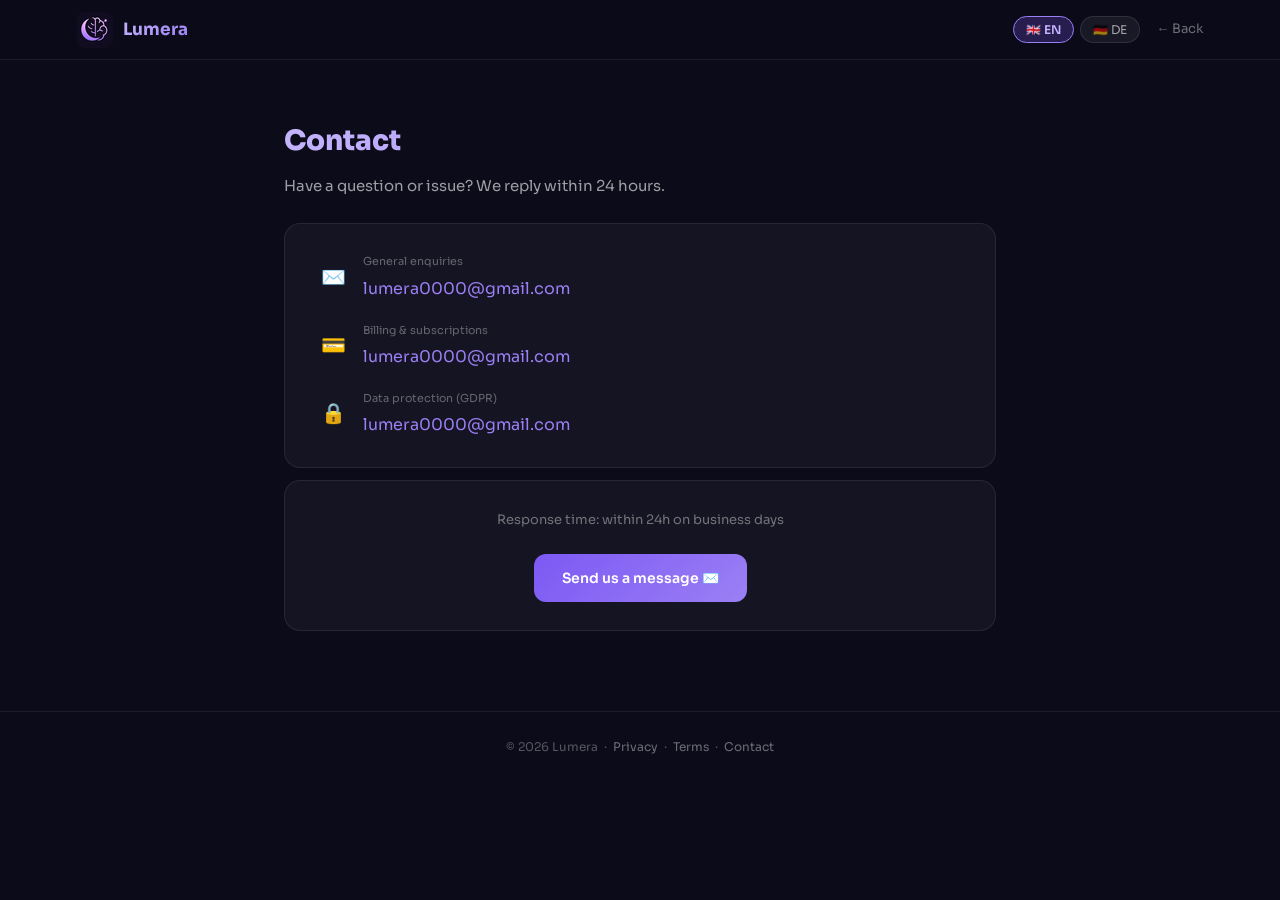
<file: contact.html>
<!DOCTYPE html>
<html lang="en">
<head>
<meta charset="UTF-8">
<meta name="viewport" content="width=device-width,initial-scale=1">
<title>Contact — Lumera</title>
<link href="https://fonts.googleapis.com/css2?family=Sora:wght@400;600;700;800&display=swap" rel="stylesheet">
<style>
  *{box-sizing:border-box;margin:0;padding:0}
  body{background:#0c0b1a;color:#e8e6f0;font-family:'Sora',sans-serif;line-height:1.75}
  a{color:#9b7ff4;text-decoration:none}
  a:hover{text-decoration:underline}
  nav{display:flex;align-items:center;justify-content:space-between;padding:0 6%;height:60px;border-bottom:1px solid rgba(255,255,255,.08);position:sticky;top:0;background:rgba(12,11,26,.92);backdrop-filter:blur(20px);z-index:99}
  .logo-row{display:flex;align-items:center;gap:10px;cursor:pointer;text-decoration:none}
  .lname{font-size:17px;font-weight:700;background:linear-gradient(135deg,#c4b5fd,#9b7ff4);-webkit-background-clip:text;-webkit-text-fill-color:transparent;background-clip:text}
  .lang-sw{display:flex;gap:6px}
  .lb{background:rgba(255,255,255,.06);border:1px solid rgba(255,255,255,.1);color:rgba(255,255,255,.6);padding:5px 12px;border-radius:20px;font-size:12px;font-family:inherit;cursor:pointer;transition:.2s}
  .lb.on{background:rgba(123,89,244,.25);border-color:#9b7ff4;color:#c4b5fd;font-weight:600}
  main{max-width:760px;margin:0 auto;padding:56px 24px 80px}
  h1{font-size:28px;font-weight:800;margin-bottom:8px;background:linear-gradient(135deg,#c4b5fd,#9b7ff4);-webkit-background-clip:text;-webkit-text-fill-color:transparent;background-clip:text}
  .updated{font-size:12px;color:rgba(255,255,255,.35);margin-bottom:40px;display:block}
  h2{font-size:15px;font-weight:700;color:#c4b5fd;margin-top:36px;margin-bottom:10px;letter-spacing:.01em}
  p{font-size:14px;color:rgba(255,255,255,.65);margin-bottom:12px}
  ul{padding-left:20px;margin-bottom:12px}
  li{font-size:14px;color:rgba(255,255,255,.65);margin-bottom:6px}
  .contact-card{background:rgba(255,255,255,.04);border:1px solid rgba(255,255,255,.08);border-radius:16px;padding:28px 32px;margin-top:24px}
  .ci{display:flex;align-items:center;gap:14px;margin-bottom:18px}
  .ci:last-child{margin-bottom:0}
  .ci-icon{font-size:20px;width:32px;text-align:center;flex-shrink:0}
  .ci-label{font-size:11px;color:rgba(255,255,255,.35);margin-bottom:3px}
  .btn-contact{display:inline-block;background:linear-gradient(135deg,#7c59f4,#9b7ff4);color:white;padding:12px 28px;border-radius:12px;font-size:14px;font-weight:600;text-decoration:none;margin-top:8px}
  footer{text-align:center;padding:24px;font-size:12px;color:rgba(255,255,255,.3);border-top:1px solid rgba(255,255,255,.07)}
  footer a{color:rgba(255,255,255,.4)}
  footer a:hover{color:#9b7ff4}
  [lang-block]{display:none}
  [lang-block].visible{display:block}
</style>
</head>
<body>
<nav>
  <a class="logo-row" href="index.html">
    <img src="[data-uri]" width="36" height="36" style="border-radius:8px;object-fit:cover">
    <span class="lname">Lumera</span>
  </a>
  <div style="display:flex;align-items:center;gap:16px">
    <div class="lang-sw">
      <button class="lb on" data-l="en" onclick="setLang('en')">🇬🇧 EN</button>
      <button class="lb" data-l="de" onclick="setLang('de')">🇩🇪 DE</button>
    </div>
    <a href="index.html" style="font-size:13px;color:rgba(255,255,255,.4)">← Back</a>
  </div>
</nav>
<main>

<div lang-block="en" class="visible">
  <h1>Contact</h1>
  <p style="color:rgba(255,255,255,.6);font-size:15px;margin-top:8px;margin-bottom:0">Have a question or issue? We reply within 24 hours.</p>

  <div class="contact-card">
    <div class="ci">
      <span class="ci-icon">✉️</span>
      <div><div class="ci-label">General enquiries</div><a href="mailto:lumera0000@gmail.com">lumera0000@gmail.com</a></div>
    </div>
    <div class="ci">
      <span class="ci-icon">💳</span>
      <div><div class="ci-label">Billing & subscriptions</div><a href="mailto:lumera0000@gmail.com">lumera0000@gmail.com</a></div>
    </div>
    <div class="ci">
      <span class="ci-icon">🔒</span>
      <div><div class="ci-label">Data protection (GDPR)</div><a href="mailto:lumera0000@gmail.com">lumera0000@gmail.com</a></div>
    </div>
  </div>
  <div class="contact-card" style="text-align:center;margin-top:12px">
    <p style="font-size:13px;color:rgba(255,255,255,.4);margin-bottom:14px">Response time: within 24h on business days</p>
    <a class="btn-contact" href="mailto:hello@lumera.app">Send us a message ✉️</a>
  </div>
</div>

<div lang-block="de">
  <h1>Kontakt</h1>
  <p style="color:rgba(255,255,255,.6);font-size:15px;margin-top:8px;margin-bottom:0">Haben Sie eine Frage oder ein Problem? Wir antworten innerhalb von 24 Stunden.</p>

  <div class="contact-card">
    <div class="ci">
      <span class="ci-icon">✉️</span>
      <div><div class="ci-label">Allgemeine Anfragen</div><a href="mailto:lumera0000@gmail.com">lumera0000@gmail.com</a></div>
    </div>
    <div class="ci">
      <span class="ci-icon">💳</span>
      <div><div class="ci-label">Abrechnung & Abonnements</div><a href="lumera0000@gmail.com">lumera0000@gmail.com</a></div>
    </div>
    <div class="ci">
      <span class="ci-icon">🔒</span>
      <div><div class="ci-label">Datenschutz (DSGVO)</div><a href="mailto:lumera0000@gmail.com">lumera0000@gmail.com</a></div>
    </div>
  </div>
  <div class="contact-card" style="text-align:center;margin-top:12px">
    <p style="font-size:13px;color:rgba(255,255,255,.4);margin-bottom:14px">Antwortzeit: innerhalb von 24h an Werktagen</p>
    <a class="btn-contact" href="mailto:hello@lumera.app">Nachricht senden ✉️</a>
  </div>
</div>

</main>

<footer>
  © 2026 Lumera &nbsp;·&nbsp;
  <a href="privacy.html">Privacy</a> &nbsp;·&nbsp;
  <a href="terms.html">Terms</a> &nbsp;·&nbsp;
  <a href="contact.html">Contact</a>
</footer>
<script>
  function setLang(l){
    document.querySelectorAll('[lang-block]').forEach(el=>{
      el.classList.toggle('visible', el.getAttribute('lang-block')===l);
    });
    document.querySelectorAll('.lb').forEach(b=>{
      b.classList.toggle('on', b.dataset.l===l);
    });
    localStorage.setItem('lumera_lang', l);
  }
  var saved = localStorage.getItem('lumera_lang') || 'en';
  setLang(saved);
</script>
</body>
</html>
</file>
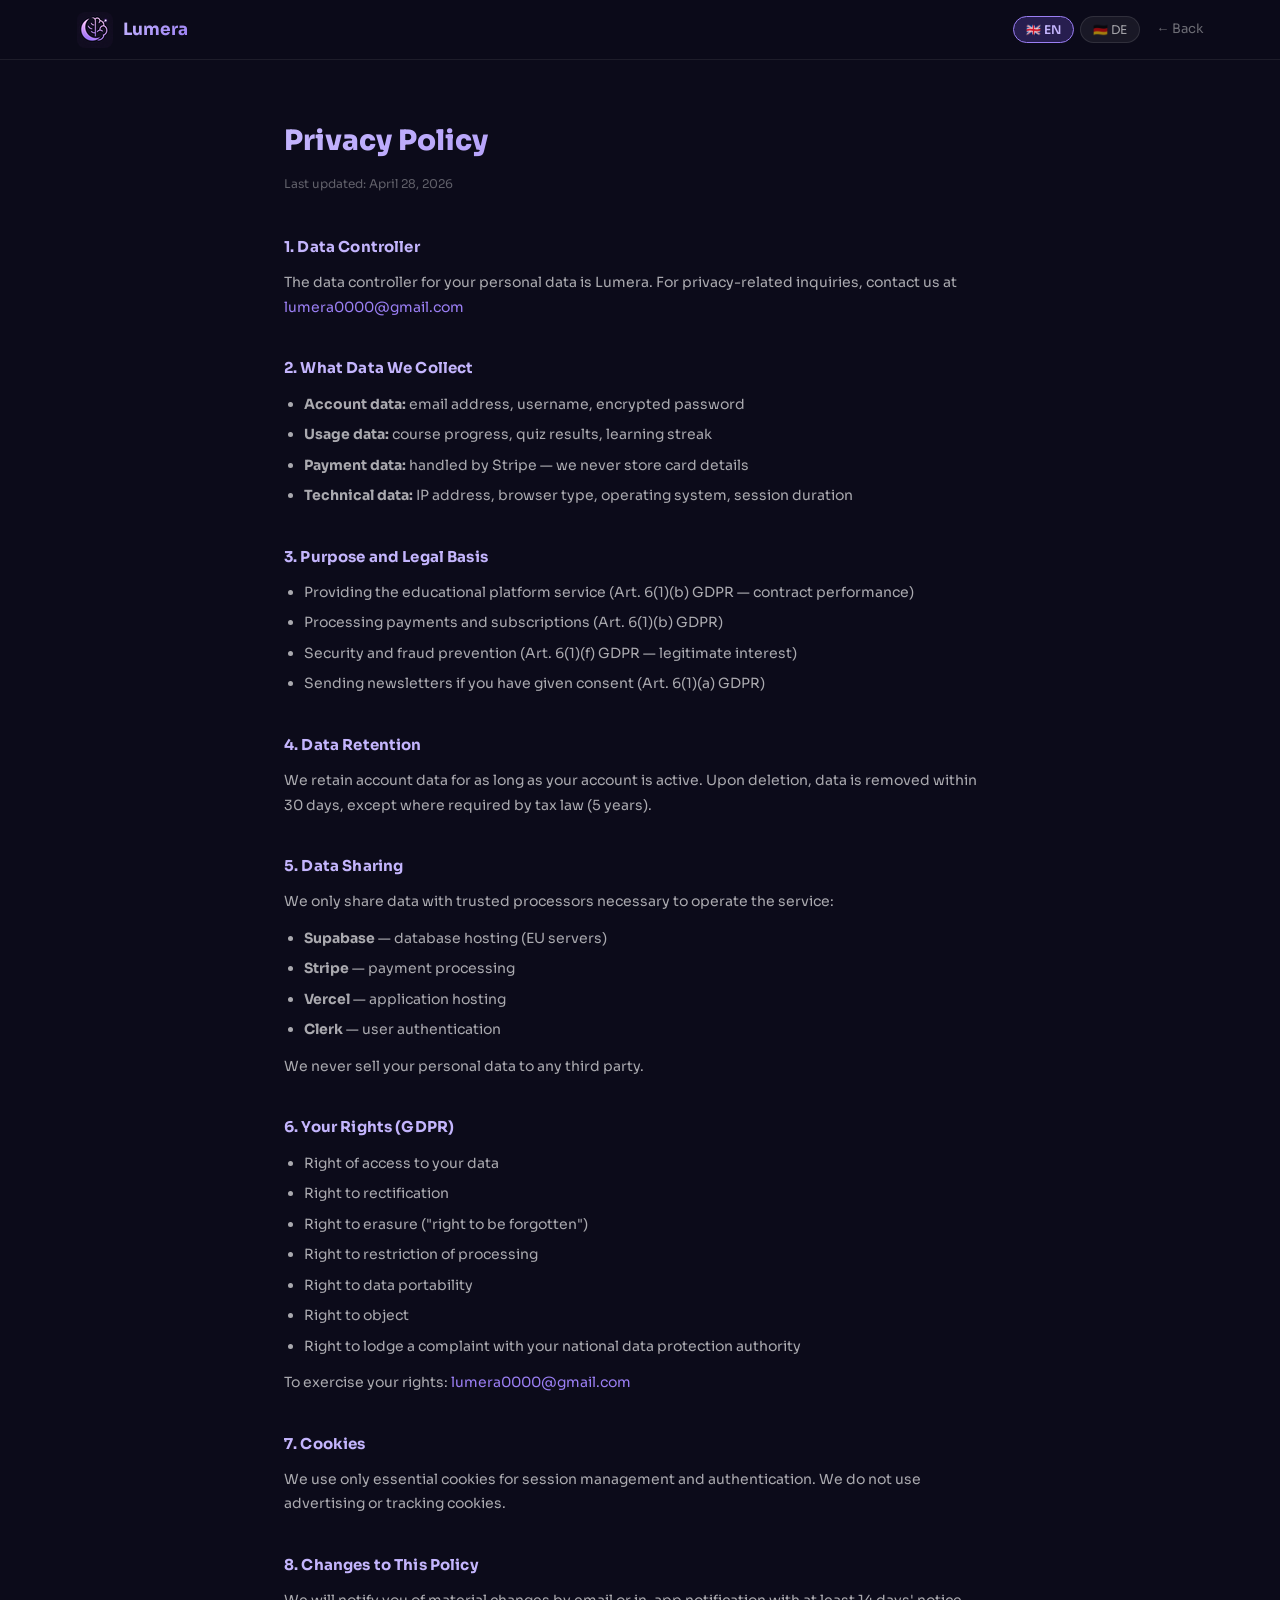
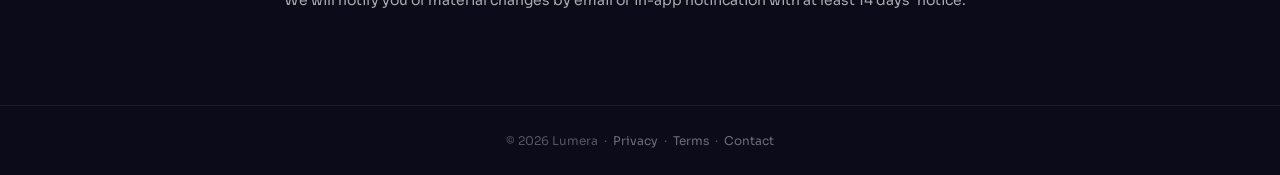
<file: privacy.html>
<!DOCTYPE html>
<html lang="en">
<head>
<meta charset="UTF-8">
<meta name="viewport" content="width=device-width,initial-scale=1">
<title>Privacy Policy — Lumera</title>
<link href="https://fonts.googleapis.com/css2?family=Sora:wght@400;600;700;800&display=swap" rel="stylesheet">
<style>
  *{box-sizing:border-box;margin:0;padding:0}
  body{background:#0c0b1a;color:#e8e6f0;font-family:'Sora',sans-serif;line-height:1.75}
  a{color:#9b7ff4;text-decoration:none}
  a:hover{text-decoration:underline}
  nav{display:flex;align-items:center;justify-content:space-between;padding:0 6%;height:60px;border-bottom:1px solid rgba(255,255,255,.08);position:sticky;top:0;background:rgba(12,11,26,.92);backdrop-filter:blur(20px);z-index:99}
  .logo-row{display:flex;align-items:center;gap:10px;cursor:pointer;text-decoration:none}
  .lname{font-size:17px;font-weight:700;background:linear-gradient(135deg,#c4b5fd,#9b7ff4);-webkit-background-clip:text;-webkit-text-fill-color:transparent;background-clip:text}
  .lang-sw{display:flex;gap:6px}
  .lb{background:rgba(255,255,255,.06);border:1px solid rgba(255,255,255,.1);color:rgba(255,255,255,.6);padding:5px 12px;border-radius:20px;font-size:12px;font-family:inherit;cursor:pointer;transition:.2s}
  .lb.on{background:rgba(123,89,244,.25);border-color:#9b7ff4;color:#c4b5fd;font-weight:600}
  main{max-width:760px;margin:0 auto;padding:56px 24px 80px}
  h1{font-size:28px;font-weight:800;margin-bottom:8px;background:linear-gradient(135deg,#c4b5fd,#9b7ff4);-webkit-background-clip:text;-webkit-text-fill-color:transparent;background-clip:text}
  .updated{font-size:12px;color:rgba(255,255,255,.35);margin-bottom:40px;display:block}
  h2{font-size:15px;font-weight:700;color:#c4b5fd;margin-top:36px;margin-bottom:10px;letter-spacing:.01em}
  p{font-size:14px;color:rgba(255,255,255,.65);margin-bottom:12px}
  ul{padding-left:20px;margin-bottom:12px}
  li{font-size:14px;color:rgba(255,255,255,.65);margin-bottom:6px}
  .contact-card{background:rgba(255,255,255,.04);border:1px solid rgba(255,255,255,.08);border-radius:16px;padding:28px 32px;margin-top:24px}
  .ci{display:flex;align-items:center;gap:14px;margin-bottom:18px}
  .ci:last-child{margin-bottom:0}
  .ci-icon{font-size:20px;width:32px;text-align:center;flex-shrink:0}
  .ci-label{font-size:11px;color:rgba(255,255,255,.35);margin-bottom:3px}
  .btn-contact{display:inline-block;background:linear-gradient(135deg,#7c59f4,#9b7ff4);color:white;padding:12px 28px;border-radius:12px;font-size:14px;font-weight:600;text-decoration:none;margin-top:8px}
  footer{text-align:center;padding:24px;font-size:12px;color:rgba(255,255,255,.3);border-top:1px solid rgba(255,255,255,.07)}
  footer a{color:rgba(255,255,255,.4)}
  footer a:hover{color:#9b7ff4}
  [lang-block]{display:none}
  [lang-block].visible{display:block}
</style>
</head>
<body>
<nav>
  <a class="logo-row" href="index.html">
    <img src="[data-uri]" width="36" height="36" style="border-radius:8px;object-fit:cover">
    <span class="lname">Lumera</span>
  </a>
  <div style="display:flex;align-items:center;gap:16px">
    <div class="lang-sw">
      <button class="lb on" data-l="en" onclick="setLang('en')">🇬🇧 EN</button>
      <button class="lb" data-l="de" onclick="setLang('de')">🇩🇪 DE</button>
    </div>
    <a href="index.html" style="font-size:13px;color:rgba(255,255,255,.4)">← Back</a>
  </div>
</nav>
<main>

<div lang-block="en" class="visible">
  <h1>Privacy Policy</h1>
  <span class="updated">Last updated: April 28, 2026</span>

  <h2>1. Data Controller</h2>
  <p>The data controller for your personal data is Lumera. For privacy-related inquiries, contact us at <a href="mailto:lumera0000@gmail.com">lumera0000@gmail.com</a></p>

  <h2>2. What Data We Collect</h2>
  <ul>
    <li><strong>Account data:</strong> email address, username, encrypted password</li>
    <li><strong>Usage data:</strong> course progress, quiz results, learning streak</li>
    <li><strong>Payment data:</strong> handled by Stripe — we never store card details</li>
    <li><strong>Technical data:</strong> IP address, browser type, operating system, session duration</li>
  </ul>

  <h2>3. Purpose and Legal Basis</h2>
  <ul>
    <li>Providing the educational platform service (Art. 6(1)(b) GDPR — contract performance)</li>
    <li>Processing payments and subscriptions (Art. 6(1)(b) GDPR)</li>
    <li>Security and fraud prevention (Art. 6(1)(f) GDPR — legitimate interest)</li>
    <li>Sending newsletters if you have given consent (Art. 6(1)(a) GDPR)</li>
  </ul>

  <h2>4. Data Retention</h2>
  <p>We retain account data for as long as your account is active. Upon deletion, data is removed within 30 days, except where required by tax law (5 years).</p>

  <h2>5. Data Sharing</h2>
  <p>We only share data with trusted processors necessary to operate the service:</p>
  <ul>
    <li><strong>Supabase</strong> — database hosting (EU servers)</li>
    <li><strong>Stripe</strong> — payment processing</li>
    <li><strong>Vercel</strong> — application hosting</li>
    <li><strong>Clerk</strong> — user authentication</li>
  </ul>
  <p>We never sell your personal data to any third party.</p>

  <h2>6. Your Rights (GDPR)</h2>
  <ul>
    <li>Right of access to your data</li>
    <li>Right to rectification</li>
    <li>Right to erasure ("right to be forgotten")</li>
    <li>Right to restriction of processing</li>
    <li>Right to data portability</li>
    <li>Right to object</li>
    <li>Right to lodge a complaint with your national data protection authority</li>
  </ul>
  <p>To exercise your rights: <a href="lumera0000@gmail.com">lumera0000@gmail.com</a></p>

  <h2>7. Cookies</h2>
  <p>We use only essential cookies for session management and authentication. We do not use advertising or tracking cookies.</p>

  <h2>8. Changes to This Policy</h2>
  <p>We will notify you of material changes by email or in-app notification with at least 14 days' notice.</p>
</div>

<div lang-block="de">
  <h1>Datenschutzerklärung</h1>
  <span class="updated">Zuletzt aktualisiert: 28. April 2026</span>

  <h2>1. Verantwortlicher</h2>
  <p>Verantwortlicher für die Verarbeitung Ihrer personenbezogenen Daten ist Lumera. Kontakt: <a href="lumera0000@gmail.com">lumera0000@gmail.com</a></p>

  <h2>2. Erhobene Daten</h2>
  <ul>
    <li><strong>Kontodaten:</strong> E-Mail-Adresse, Benutzername, verschlüsseltes Passwort</li>
    <li><strong>Nutzungsdaten:</strong> Kursfortschritt, Quizergebnisse, Lernserie</li>
    <li><strong>Zahlungsdaten:</strong> werden von Stripe verarbeitet – wir speichern keine Kartendaten</li>
    <li><strong>Technische Daten:</strong> IP-Adresse, Browser, Betriebssystem, Sitzungsdauer</li>
  </ul>

  <h2>3. Zweck und Rechtsgrundlage</h2>
  <ul>
    <li>Bereitstellung der Lernplattform (Art. 6 Abs. 1 lit. b DSGVO – Vertragserfüllung)</li>
    <li>Zahlungsabwicklung und Abonnements (Art. 6 Abs. 1 lit. b DSGVO)</li>
    <li>Sicherheit und Betrugsprävention (Art. 6 Abs. 1 lit. f DSGVO – berechtigtes Interesse)</li>
    <li>Newsletter-Versand bei erteilter Einwilligung (Art. 6 Abs. 1 lit. a DSGVO)</li>
  </ul>

  <h2>4. Speicherdauer</h2>
  <p>Kontodaten werden gespeichert, solange Ihr Konto aktiv ist. Nach der Löschung werden die Daten innerhalb von 30 Tagen entfernt, sofern keine steuerrechtlichen Aufbewahrungspflichten bestehen (10 Jahre).</p>

  <h2>5. Datenweitergabe</h2>
  <p>Daten werden nur an Auftragsverarbeiter weitergegeben, die für den Betrieb des Dienstes erforderlich sind:</p>
  <ul>
    <li><strong>Supabase</strong> – Datenbankhosting (EU-Server)</li>
    <li><strong>Stripe</strong> – Zahlungsabwicklung</li>
    <li><strong>Vercel</strong> – Anwendungshosting</li>
    <li><strong>Clerk</strong> – Benutzerauthentifizierung</li>
  </ul>
  <p>Wir verkaufen Ihre personenbezogenen Daten nicht an Dritte.</p>

  <h2>6. Ihre Rechte (DSGVO)</h2>
  <ul>
    <li>Recht auf Auskunft</li>
    <li>Recht auf Berichtigung</li>
    <li>Recht auf Löschung („Recht auf Vergessenwerden")</li>
    <li>Recht auf Einschränkung der Verarbeitung</li>
    <li>Recht auf Datenübertragbarkeit</li>
    <li>Widerspruchsrecht</li>
    <li>Beschwerderecht bei der zuständigen Datenschutzbehörde</li>
  </ul>
  <p>Zur Ausübung Ihrer Rechte: <a href="mailto:lumera0000@gmail.com">lumera0000@gmail.com</a></p>

  <h2>7. Cookies</h2>
  <p>Wir verwenden ausschließlich technisch notwendige Cookies für die Sitzungsverwaltung und Authentifizierung. Keine Werbe- oder Tracking-Cookies.</p>

  <h2>8. Änderungen dieser Erklärung</h2>
  <p>Wesentliche Änderungen teilen wir Ihnen per E-Mail oder In-App-Benachrichtigung mit mindestens 14 Tagen Vorlaufzeit mit.</p>
</div>

</main>

<footer>
  © 2026 Lumera &nbsp;·&nbsp;
  <a href="privacy.html">Privacy</a> &nbsp;·&nbsp;
  <a href="terms.html">Terms</a> &nbsp;·&nbsp;
  <a href="contact.html">Contact</a>
</footer>
<script>
  function setLang(l){
    document.querySelectorAll('[lang-block]').forEach(el=>{
      el.classList.toggle('visible', el.getAttribute('lang-block')===l);
    });
    document.querySelectorAll('.lb').forEach(b=>{
      b.classList.toggle('on', b.dataset.l===l);
    });
    localStorage.setItem('lumera_lang', l);
  }
  var saved = localStorage.getItem('lumera_lang') || 'en';
  setLang(saved);
</script>
</body>
</html>
</file>
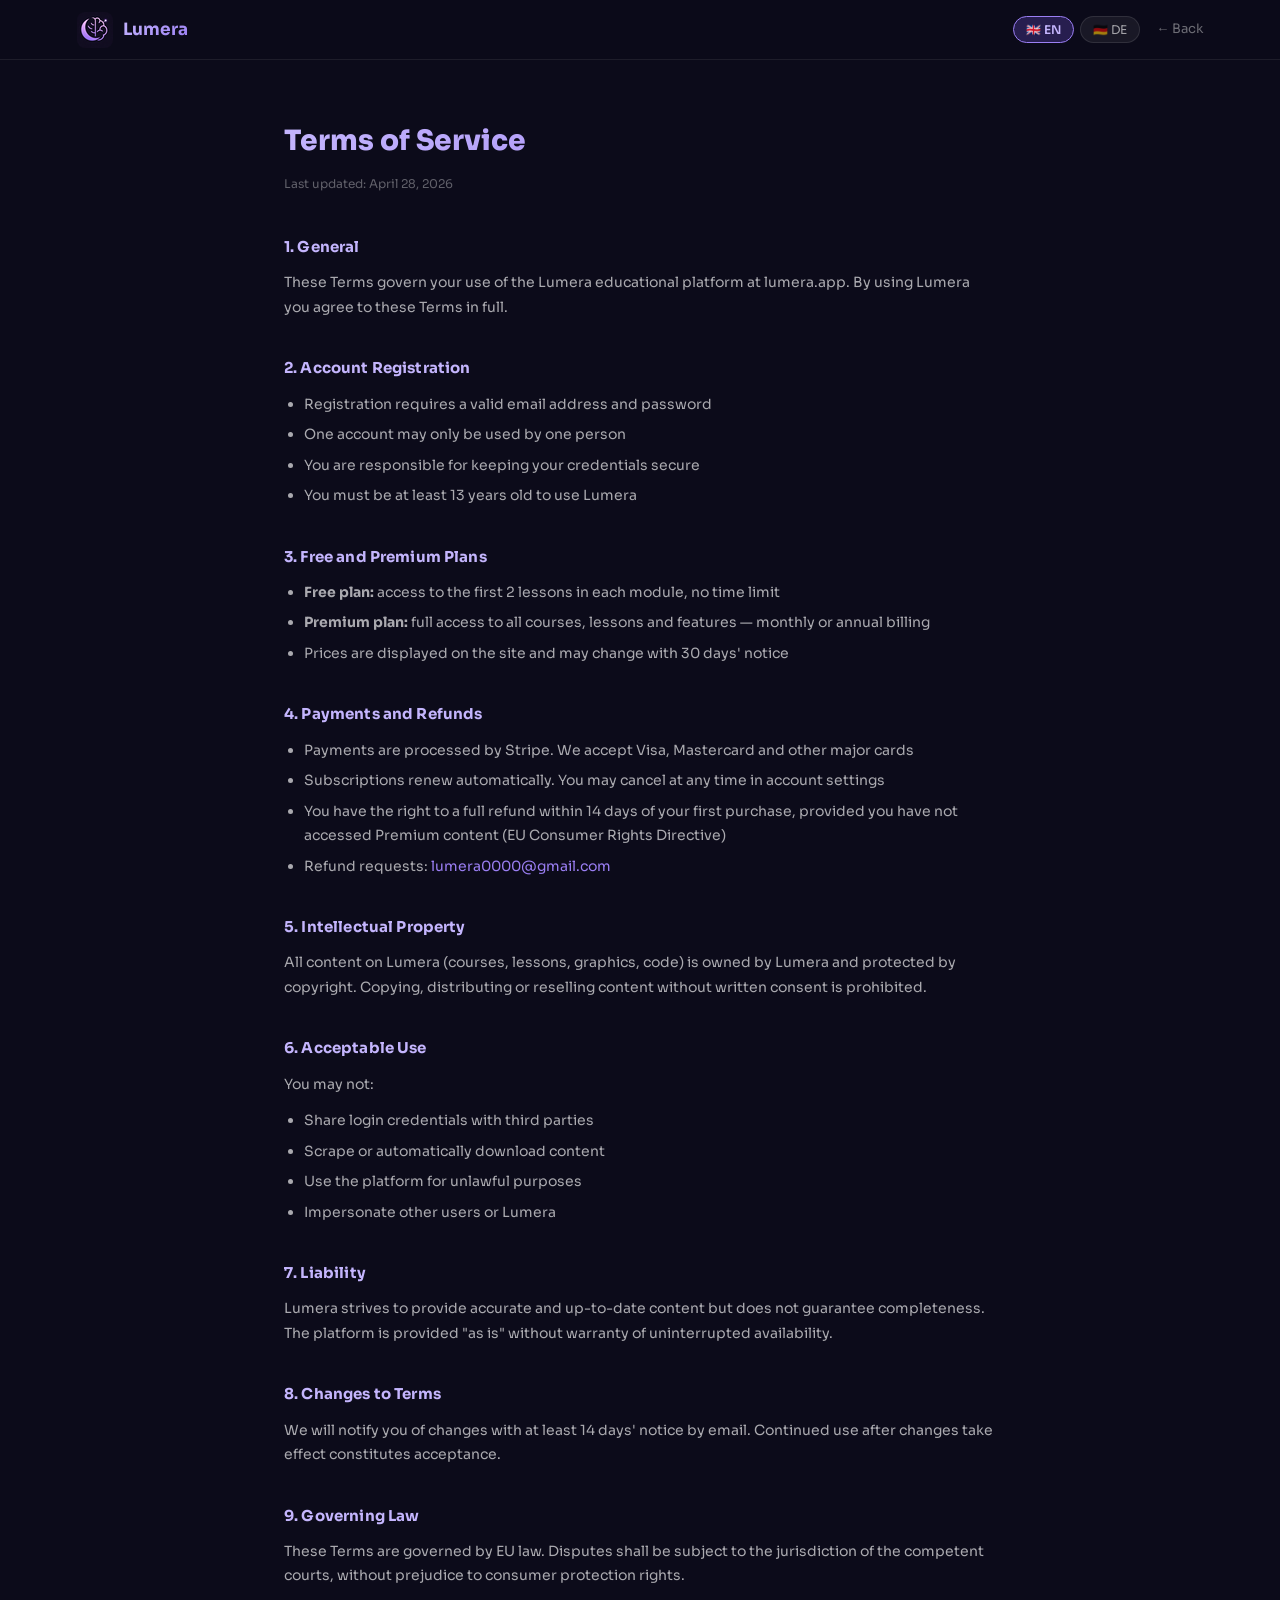
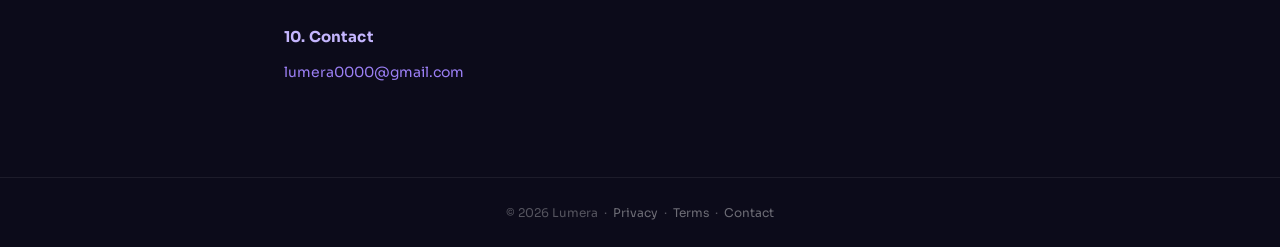
<file: terms.html>
<!DOCTYPE html>
<html lang="en">
<head>
<meta charset="UTF-8">
<meta name="viewport" content="width=device-width,initial-scale=1">
<title>Terms of Service — Lumera</title>
<link href="https://fonts.googleapis.com/css2?family=Sora:wght@400;600;700;800&display=swap" rel="stylesheet">
<style>
  *{box-sizing:border-box;margin:0;padding:0}
  body{background:#0c0b1a;color:#e8e6f0;font-family:'Sora',sans-serif;line-height:1.75}
  a{color:#9b7ff4;text-decoration:none}
  a:hover{text-decoration:underline}
  nav{display:flex;align-items:center;justify-content:space-between;padding:0 6%;height:60px;border-bottom:1px solid rgba(255,255,255,.08);position:sticky;top:0;background:rgba(12,11,26,.92);backdrop-filter:blur(20px);z-index:99}
  .logo-row{display:flex;align-items:center;gap:10px;cursor:pointer;text-decoration:none}
  .lname{font-size:17px;font-weight:700;background:linear-gradient(135deg,#c4b5fd,#9b7ff4);-webkit-background-clip:text;-webkit-text-fill-color:transparent;background-clip:text}
  .lang-sw{display:flex;gap:6px}
  .lb{background:rgba(255,255,255,.06);border:1px solid rgba(255,255,255,.1);color:rgba(255,255,255,.6);padding:5px 12px;border-radius:20px;font-size:12px;font-family:inherit;cursor:pointer;transition:.2s}
  .lb.on{background:rgba(123,89,244,.25);border-color:#9b7ff4;color:#c4b5fd;font-weight:600}
  main{max-width:760px;margin:0 auto;padding:56px 24px 80px}
  h1{font-size:28px;font-weight:800;margin-bottom:8px;background:linear-gradient(135deg,#c4b5fd,#9b7ff4);-webkit-background-clip:text;-webkit-text-fill-color:transparent;background-clip:text}
  .updated{font-size:12px;color:rgba(255,255,255,.35);margin-bottom:40px;display:block}
  h2{font-size:15px;font-weight:700;color:#c4b5fd;margin-top:36px;margin-bottom:10px;letter-spacing:.01em}
  p{font-size:14px;color:rgba(255,255,255,.65);margin-bottom:12px}
  ul{padding-left:20px;margin-bottom:12px}
  li{font-size:14px;color:rgba(255,255,255,.65);margin-bottom:6px}
  .contact-card{background:rgba(255,255,255,.04);border:1px solid rgba(255,255,255,.08);border-radius:16px;padding:28px 32px;margin-top:24px}
  .ci{display:flex;align-items:center;gap:14px;margin-bottom:18px}
  .ci:last-child{margin-bottom:0}
  .ci-icon{font-size:20px;width:32px;text-align:center;flex-shrink:0}
  .ci-label{font-size:11px;color:rgba(255,255,255,.35);margin-bottom:3px}
  .btn-contact{display:inline-block;background:linear-gradient(135deg,#7c59f4,#9b7ff4);color:white;padding:12px 28px;border-radius:12px;font-size:14px;font-weight:600;text-decoration:none;margin-top:8px}
  footer{text-align:center;padding:24px;font-size:12px;color:rgba(255,255,255,.3);border-top:1px solid rgba(255,255,255,.07)}
  footer a{color:rgba(255,255,255,.4)}
  footer a:hover{color:#9b7ff4}
  [lang-block]{display:none}
  [lang-block].visible{display:block}
</style>
</head>
<body>
<nav>
  <a class="logo-row" href="index.html">
    <img src="[data-uri]" width="36" height="36" style="border-radius:8px;object-fit:cover">
    <span class="lname">Lumera</span>
  </a>
  <div style="display:flex;align-items:center;gap:16px">
    <div class="lang-sw">
      <button class="lb on" data-l="en" onclick="setLang('en')">🇬🇧 EN</button>
      <button class="lb" data-l="de" onclick="setLang('de')">🇩🇪 DE</button>
    </div>
    <a href="index.html" style="font-size:13px;color:rgba(255,255,255,.4)">← Back</a>
  </div>
</nav>
<main>

<div lang-block="en" class="visible">
  <h1>Terms of Service</h1>
  <span class="updated">Last updated: April 28, 2026</span>

  <h2>1. General</h2>
  <p>These Terms govern your use of the Lumera educational platform at lumera.app. By using Lumera you agree to these Terms in full.</p>

  <h2>2. Account Registration</h2>
  <ul>
    <li>Registration requires a valid email address and password</li>
    <li>One account may only be used by one person</li>
    <li>You are responsible for keeping your credentials secure</li>
    <li>You must be at least 13 years old to use Lumera</li>
  </ul>

  <h2>3. Free and Premium Plans</h2>
  <ul>
    <li><strong>Free plan:</strong> access to the first 2 lessons in each module, no time limit</li>
    <li><strong>Premium plan:</strong> full access to all courses, lessons and features — monthly or annual billing</li>
    <li>Prices are displayed on the site and may change with 30 days' notice</li>
  </ul>

  <h2>4. Payments and Refunds</h2>
  <ul>
    <li>Payments are processed by Stripe. We accept Visa, Mastercard and other major cards</li>
    <li>Subscriptions renew automatically. You may cancel at any time in account settings</li>
    <li>You have the right to a full refund within 14 days of your first purchase, provided you have not accessed Premium content (EU Consumer Rights Directive)</li>
    <li>Refund requests: <a href="mailto:lumera0000@gmail.com">lumera0000@gmail.com</a></li>
  </ul>

  <h2>5. Intellectual Property</h2>
  <p>All content on Lumera (courses, lessons, graphics, code) is owned by Lumera and protected by copyright. Copying, distributing or reselling content without written consent is prohibited.</p>

  <h2>6. Acceptable Use</h2>
  <p>You may not:</p>
  <ul>
    <li>Share login credentials with third parties</li>
    <li>Scrape or automatically download content</li>
    <li>Use the platform for unlawful purposes</li>
    <li>Impersonate other users or Lumera</li>
  </ul>

  <h2>7. Liability</h2>
  <p>Lumera strives to provide accurate and up-to-date content but does not guarantee completeness. The platform is provided "as is" without warranty of uninterrupted availability.</p>

  <h2>8. Changes to Terms</h2>
  <p>We will notify you of changes with at least 14 days' notice by email. Continued use after changes take effect constitutes acceptance.</p>

  <h2>9. Governing Law</h2>
  <p>These Terms are governed by EU law. Disputes shall be subject to the jurisdiction of the competent courts, without prejudice to consumer protection rights.</p>

  <h2>10. Contact</h2>
  <p><a href="mailto:lumera0000@gmail.com">lumera0000@gmail.com</a></p>
</div>

<div lang-block="de">
  <h1>Nutzungsbedingungen</h1>
  <span class="updated">Zuletzt aktualisiert: 28. April 2026</span>

  <h2>1. Allgemeines</h2>
  <p>Diese Nutzungsbedingungen regeln die Nutzung der Lernplattform Lumera unter lumera.app. Mit der Nutzung von Lumera akzeptieren Sie diese Bedingungen vollständig.</p>

  <h2>2. Kontoregistrierung</h2>
  <ul>
    <li>Die Registrierung erfordert eine gültige E-Mail-Adresse und ein Passwort</li>
    <li>Ein Konto darf nur von einer Person genutzt werden</li>
    <li>Sie sind für die Sicherheit Ihrer Zugangsdaten verantwortlich</li>
    <li>Sie müssen mindestens 13 Jahre alt sein, um Lumera zu nutzen</li>
  </ul>

  <h2>3. Kostenlos- und Premium-Tarif</h2>
  <ul>
    <li><strong>Kostenlos:</strong> Zugang zu den ersten 2 Lektionen je Modul, zeitlich unbegrenzt</li>
    <li><strong>Premium:</strong> Vollzugang zu allen Kursen, Lektionen und Funktionen – monatliche oder jährliche Abrechnung</li>
    <li>Preise werden auf der Website angezeigt und können mit 30 Tagen Vorankündigung geändert werden</li>
  </ul>

  <h2>4. Zahlungen und Rückerstattungen</h2>
  <ul>
    <li>Zahlungen werden über Stripe abgewickelt. Wir akzeptieren Visa, Mastercard und andere gängige Karten</li>
    <li>Abonnements verlängern sich automatisch. Sie können jederzeit in den Kontoeinstellungen kündigen</li>
    <li>Sie haben das Recht auf vollständige Rückerstattung innerhalb von 14 Tagen nach dem ersten Kauf, sofern Sie keine Premium-Inhalte genutzt haben (EU-Verbraucherrechterichtlinie)</li>
    <li>Rückerstattungsanfragen: <a href="mailto:lumera0000@gmail.com">lumera0000@gmail.com</a></li>
  </ul>

  <h2>5. Geistiges Eigentum</h2>
  <p>Alle Inhalte auf Lumera (Kurse, Lektionen, Grafiken, Code) sind Eigentum von Lumera und urheberrechtlich geschützt. Kopieren, Verbreiten oder Weiterverkaufen ohne schriftliche Genehmigung ist untersagt.</p>

  <h2>6. Nutzungsregeln</h2>
  <p>Es ist untersagt:</p>
  <ul>
    <li>Zugangsdaten an Dritte weiterzugeben</li>
    <li>Inhalte automatisiert herunterzuladen (Scraping)</li>
    <li>Die Plattform für rechtswidrige Zwecke zu nutzen</li>
    <li>Andere Nutzer oder Lumera zu imitieren</li>
  </ul>

  <h2>7. Haftung</h2>
  <p>Lumera bemüht sich um aktuelle und korrekte Inhalte, übernimmt jedoch keine Gewähr für Vollständigkeit. Die Plattform wird „wie besehen" ohne Garantie auf ununterbrochene Verfügbarkeit bereitgestellt.</p>

  <h2>8. Änderungen der Bedingungen</h2>
  <p>Änderungen werden mit mindestens 14 Tagen Vorankündigung per E-Mail mitgeteilt. Die weitere Nutzung nach Inkrafttreten gilt als Zustimmung.</p>

  <h2>9. Anwendbares Recht</h2>
  <p>Diese Bedingungen unterliegen EU-Recht. Streitigkeiten werden vor den zuständigen Gerichten verhandelt, unbeschadet der Verbraucherrechte.</p>

  <h2>10. Kontakt</h2>
  <p><a href="mailto:lumera0000@gmail.com">lumera0000@gmail.com</a></p>
</div>

</main>

<footer>
  © 2026 Lumera &nbsp;·&nbsp;
  <a href="privacy.html">Privacy</a> &nbsp;·&nbsp;
  <a href="terms.html">Terms</a> &nbsp;·&nbsp;
  <a href="contact.html">Contact</a>
</footer>
<script>
  function setLang(l){
    document.querySelectorAll('[lang-block]').forEach(el=>{
      el.classList.toggle('visible', el.getAttribute('lang-block')===l);
    });
    document.querySelectorAll('.lb').forEach(b=>{
      b.classList.toggle('on', b.dataset.l===l);
    });
    localStorage.setItem('lumera_lang', l);
  }
  var saved = localStorage.getItem('lumera_lang') || 'en';
  setLang(saved);
</script>
</body>
</html>
</file>
